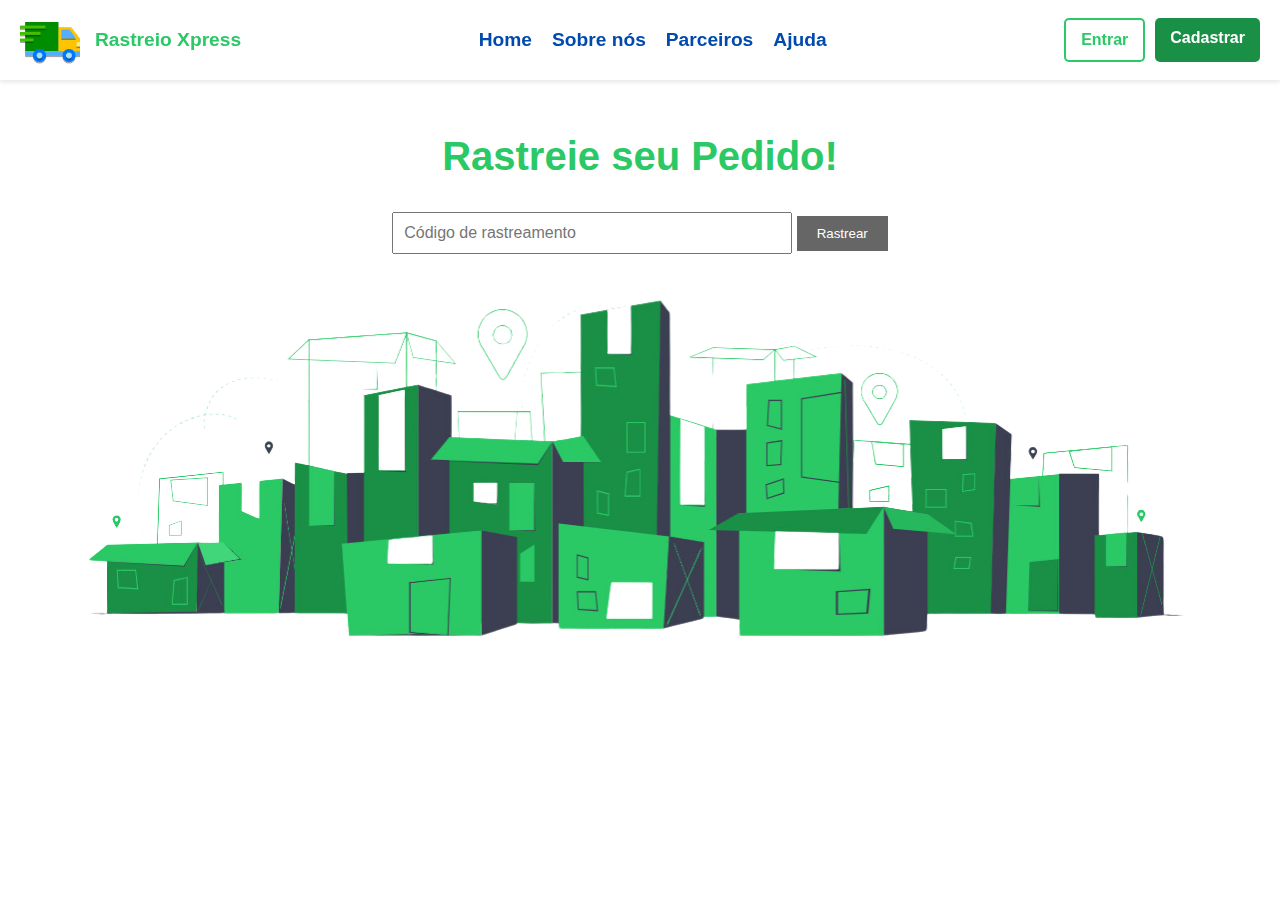
<file: index.html>
<!DOCTYPE html>
<html lang="pt-br">
<head>
    <meta charset="UTF-8">
    <meta name="viewport" content="width=device-width, initial-scale=1.0">
    <title>Rastreio Xpress - Home</title>
    <link rel="stylesheet" href="css/styles.css">
</head>
<body>
    <!-- Barra de Navegação -->
    <nav class="navbar">
        <div class="logo"> 
            <img src="images/caminhao.png" alt="Logo"> 
            <span>Rastreio Xpress</span>
        </div>
        <!-- Links de navegação -->
        <ul class="nav-links"> 
            <li><a href="index.html">Home</a></li>
            <li><a href="about.html">Sobre nós</a></li>
            <li><a href="partners.html">Parceiros</a></li>
            <li><a href="help.html">Ajuda</a></li>
        </ul>
        <div class="buttons"> 
            <a href="#entrar" class="button entrar">Entrar</a> 
            <a href="#cadastrar" class="button cadastrar">Cadastrar</a> 
        </div>
    </nav>
    <!-- Seção Home -->
    <section class="home-section">
        <h1>Rastreie seu Pedido!</h1>
        <div class="tracking">
            <input type="text" placeholder="Código de rastreamento">
            <button class="btn-track">Rastrear</button>
            <img src="images/boxes.svg" alt="Imagem Home" class="imagem-home">
        </div>
    </section>
    </main>
</body>
</html>
</file>
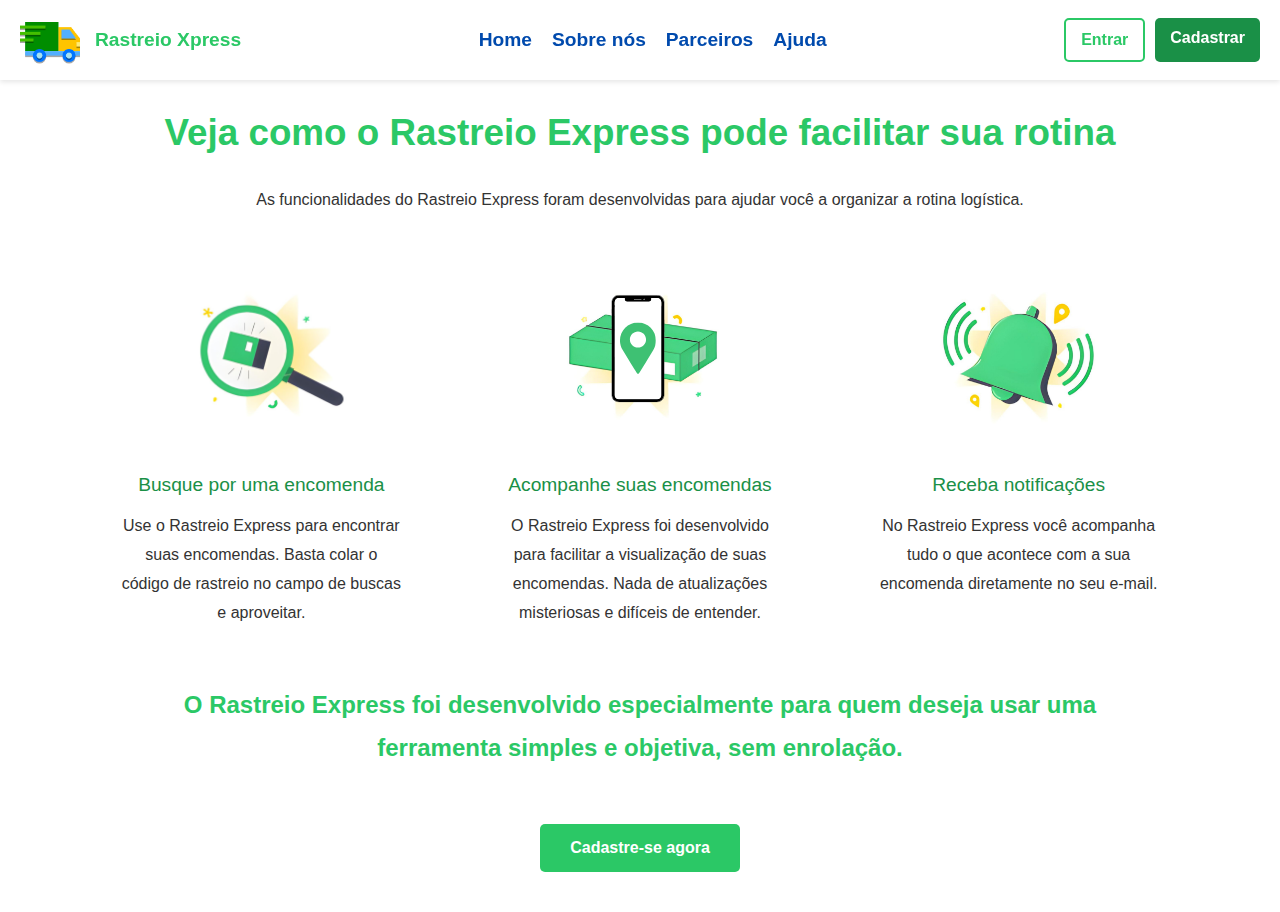
<file: about.html>
<!DOCTYPE html>
<html lang="pt-br">
<head>
    <meta charset="UTF-8">
    <meta name="viewport" content="width=device-width, initial-scale=1.0">
    <title>Sobre Nós - Rastreio Xpress</title>
    <link rel="stylesheet" href="css/styles.css">
</head>
<body>
    <!-- Barra de Navegação -->
    <nav class="navbar">
        <div class="logo"> 
            <img src="images/caminhao.png" alt="Logo"> 
            <span>Rastreio Xpress</span>
        </div>
        <!-- Links de navegação -->
        <ul class="nav-links"> 
            <li><a href="index.html">Home</a></li>
            <li><a href="about.html">Sobre nós</a></li>
            <li><a href="partners.html">Parceiros</a></li>
            <li><a href="help.html">Ajuda</a></li>
        </ul>
        <div class="buttons"> 
            <a href="#entrar" class="button entrar">Entrar</a> 
            <a href="#cadastrar" class="button cadastrar">Cadastrar</a> 
        </div>
    </nav>
    <!-- Seção About -->
    <section class="about-section">
        <h1 class="main-title">Veja como o Rastreio Express pode facilitar sua rotina</h1>
        <p class="subtitle">As funcionalidades do Rastreio Express foram desenvolvidas para ajudar você a organizar a rotina logística.</p>
        
        <!-- Cards de funcionalidades -->
        <div class="cards-container">
            <div class="card">
                <div class="card-image">
                    <img src="images/search.svg" alt="Pesquisa"> 
                </div> 
                <h2 class="card-title">Busque por uma encomenda</h2>
                <p class="card-text">Use o Rastreio Express para encontrar suas encomendas. Basta colar o código de rastreio no campo de buscas e aproveitar.</p>
            </div>
            <div class="card">
                <div class="card-image">
                    <img src="images/phone_loc.svg" alt="Localização_telefone"> 
                </div> 
                <h2 class="card-title">Acompanhe suas encomendas</h2>
                <p class="card-text">O Rastreio Express foi desenvolvido para facilitar a visualização de suas encomendas. Nada de atualizações misteriosas e difíceis de entender.</p>
            </div>
            <div class="card">
                <div class="card-image">
                    <img src="images/notification_bell.svg" alt="Notificações">
                </div>
                <h2 class="card-title">Receba notificações</h2>
                <p class="card-text">No Rastreio Express você acompanha tudo o que acontece com a sua encomenda diretamente no seu e-mail.</p>
            </div>
        </div>
        <h2 class="footer-title">O Rastreio Express foi desenvolvido especialmente para quem deseja usar uma ferramenta simples e objetiva, sem enrolação.</h2>
        <button class="register-button">Cadastre-se agora</button>
    </section>
</body>
</html>
</file>
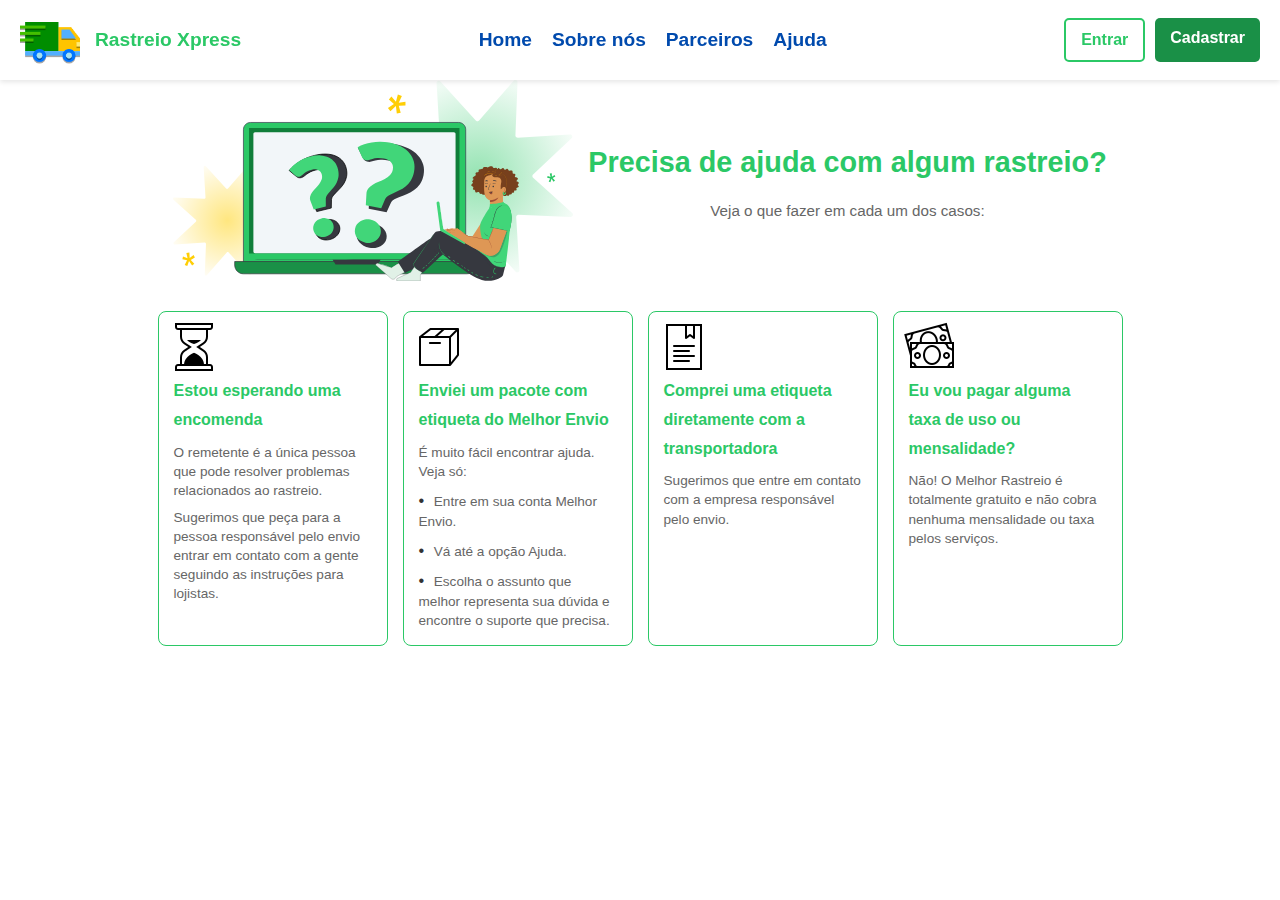
<file: help.html>
<!DOCTYPE html>
<html lang="pt-br">
<head>
    <meta charset="UTF-8">
    <meta name="viewport" content="width=device-width, initial-scale=1.0">
    <title>Ajuda - Rastreio Xpress</title>
    <link rel="stylesheet" href="css/styles.css">
</head>
<body>
    <!-- Barra de Navegação -->
    <nav class="navbar">
        <div class="logo"> 
            <img src="images/caminhao.png" alt="Logo">
            <span>Rastreio Xpress</span> 
        </div>
        <!-- Links de navegação -->
        <ul class="nav-links"> 
            <li><a href="index.html">Home</a></li>
            <li><a href="about.html">Sobre nós</a></li>
            <li><a href="partners.html">Parceiros</a></li>
            <li><a href="help.html">Ajuda</a></li>
        </ul>
        <div class="buttons"> 
            <a href="#entrar" class="button entrar">Entrar</a> 
            <a href="#cadastrar" class="button cadastrar">Cadastrar</a> 
        </div>
    </nav>
    <!-- Seção Help -->
    <div class="help-section">
        <div class="header">
            <img src="images/need_help.svg" alt="Ajuda">
            <div>
                <h1>Precisa de ajuda com algum rastreio?</h1>
                <p>Veja o que fazer em cada um dos casos:</p>
            </div>
        </div>
        <!-- Container para cartões de ajuda -->
        <div class="cards-container">
            <div class="help-card">
                <div class="help-card-icon">
                    <img src="images/ampulheta.png" alt="Ampulheta">
                </div> 
                <h2>Estou esperando uma encomenda</h2>
                <p>O remetente é a única pessoa que pode resolver problemas relacionados ao rastreio.</p>
                <p>Sugerimos que peça para a pessoa responsável pelo envio entrar em contato com a gente seguindo as instruções para lojistas.</p>
            </div>
            <div class="help-card">
                <div class="help-card-icon">
                    <img src="images/caixa.png" alt="Caixa">
                </div> 
                <h2>Enviei um pacote com etiqueta do Melhor Envio</h2>
                <p>É muito fácil encontrar ajuda. Veja só:</p>
                <p class="bullet-paragraph">Entre em sua conta Melhor Envio.</p>
                <p class="bullet-paragraph">Vá até a opção Ajuda.</p>
                <p class="bullet-paragraph">Escolha o assunto que melhor representa sua dúvida e encontre o suporte que precisa.</p>
            </div>
            <div class="help-card">
                <div class="help-card-icon">
                    <img src="images/documento.png" alt="Etiqueta">
                </div>
                <h2>Comprei uma etiqueta diretamente com a transportadora</h2>
                <p>Sugerimos que entre em contato com a empresa responsável pelo envio.</p>
            </div>
            <div class="help-card">
                <div class="help-card-icon">
                    <img src="images/dinheiro.png" alt="Dinheiro">
                </div> 
                <h2>Eu vou pagar alguma taxa de uso ou mensalidade?</h2>
                <p>Não! O Melhor Rastreio é totalmente gratuito e não cobra nenhuma mensalidade ou taxa pelos serviços.</p>
            </div>
        </div>
    </section>
</body>
</html>
</file>
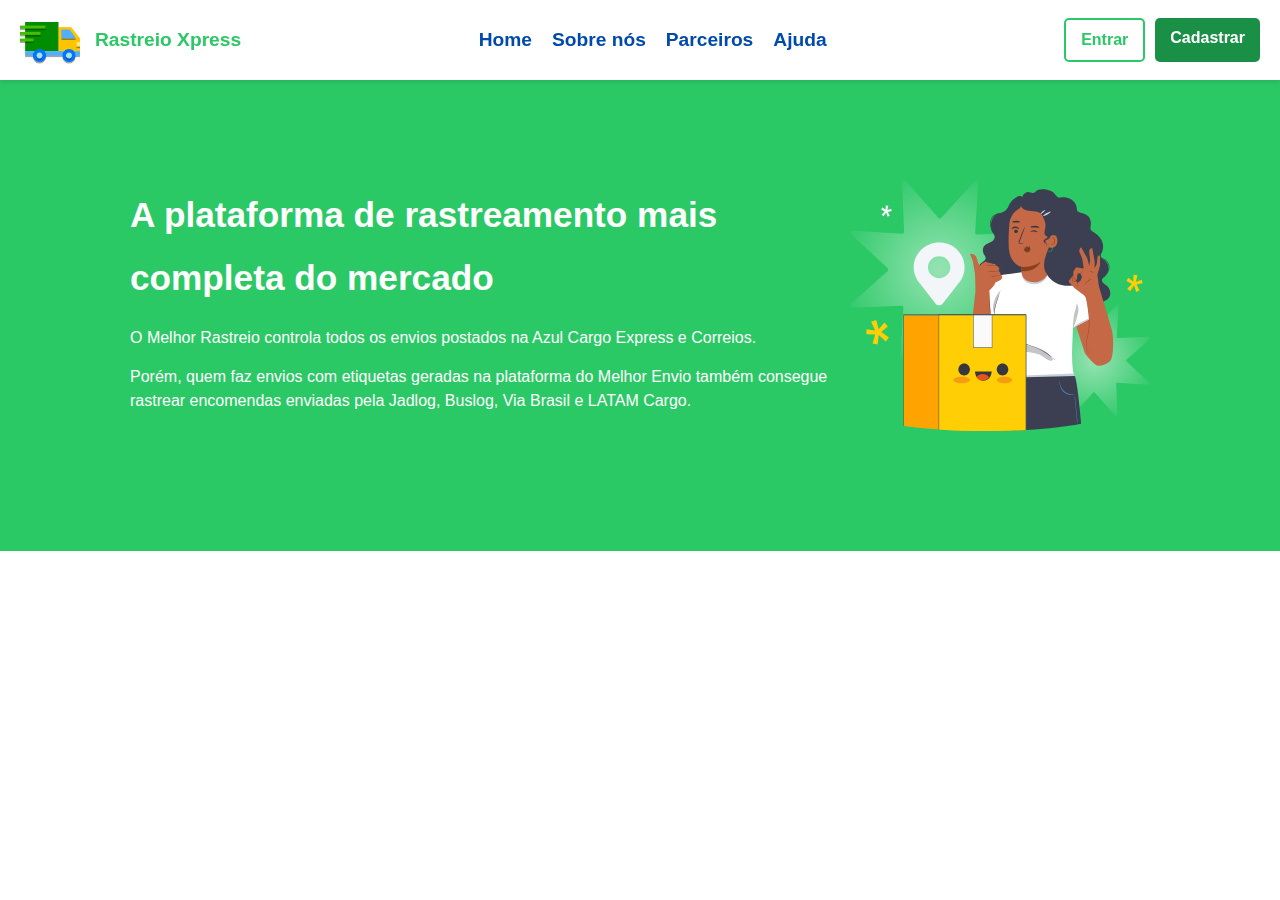
<file: partners.html>
<!DOCTYPE html>
<html lang="pt-br">
<head>
    <meta charset="UTF-8">
    <meta name="viewport" content="width=device-width, initial-scale=1.0">
    <title>Parceiros - Rastreio Xpress</title>
    <link rel="stylesheet" href="css/styles.css">
</head>
<body>
    <!-- Barra de Navegação -->
    <nav class="navbar">
        <div class="logo"> 
            <img src="images/caminhao.png" alt="Logo"> 
            <span>Rastreio Xpress</span> 
        </div>
        <ul class="nav-links"> 
            <li><a href="index.html">Home</a></li>
            <li><a href="about.html">Sobre nós</a></li>
            <li><a href="partners.html">Parceiros</a></li>
            <li><a href="help.html">Ajuda</a></li>
        </ul>
        <div class="buttons"> 
            <a href="#entrar" class="button entrar">Entrar</a> 
            <a href="#cadastrar" class="button cadastrar">Cadastrar</a>
        </div>
    </nav>
    <!-- Seção Partners -->
    <section class="partners-section">
        <div class="partners-content">
            <div class="partners-text">
                <h1>A plataforma de rastreamento mais completa do mercado</h1>
                <p>O Melhor Rastreio controla todos os envios postados na Azul Cargo Express e Correios.</p>
                <p>Porém, quem faz envios com etiquetas geradas na plataforma do Melhor Envio também consegue rastrear encomendas enviadas pela Jadlog, Buslog, Via Brasil e LATAM Cargo.</p>
            </div>
        </div>
        <img src="images/image_green_background.svg" alt="Parceiros">
    </section>
</body>
</html>
</file>
<file: css/styles.css>
/* styles.css */
* {     
    margin: 0;
    padding: 0;
    box-sizing: border-box;
}

/* Cores da palheta */
:root {
    --primary-color: #1A9047;
    --secondary-color: #2BC866;
    --accent-color: #004AAD;
    --neutral_color: #fff;
    --black_neutral_color: #333333;
    --gray_neutral_color: #666666;
}

/* Estiliza o corpo da página */
body {
    font-family: 'Helvetica Neue', Helvetica, sans-serif;
    margin: 0;
    padding: 0;
    background-color: var(--neutral_color);
    line-height: 1.8;
}

/* Estilo da barra de navegação */
.navbar {
    display: flex;
    justify-content: space-between;
    align-items: center;
    padding: 10px 20px;
    background-color: var(--neutral_color);
    position: fixed;
    width: 100%;
    top: 0;
    box-shadow: 0 2px 5px rgba(0, 0, 0, 0.1);
    z-index: 1000;
}

/* Estilo do logo */
.logo {
    color: var(--secondary-color);
    font-weight: bold;
    display: flex;
    align-items: center;
    font-size: 1.2rem;
}

.logo img {
    width: 60px;
    height: auto;
    margin-right: 15px;
}

/* Estilo para os links de navegação */
.nav-links {
    list-style-type: none;
    display: flex;
    gap: 20px;
}

.nav-links a {
    text-decoration: none;
    color:var(--accent-color);
    font-weight: bold;
    transition: color 0.3s;
    font-size: 1.20rem
}

/* Efeito hover nos links */
.nav-links a:hover {
    color: var(--secondary-color);
}

/* Estilo dos botões */
.buttons {
    display: flex;
    gap: 10px;
}

.button {
    padding: 10px 15px;
    border-radius: 5px;
    font-weight: bold;
    cursor: pointer;
    text-decoration: none;
}

/* Estilo do botão "Entrar" */
.entrar {
    background-color: var(--neutral_color);
    color: var(--secondary-color);
    border: 2px solid var(--secondary-color);
    transition: background-color 0.3s, color 0.3s;
    padding: 6px 15px;
}

/* Efeito hover no botão "Entrar" */
.entrar:hover {
    background-color: var(--secondary-color);
    color: var(--neutral_color);
}

/* Estilo do botão "Cadastrar" */
.cadastrar {
    background-color:var(--primary-color);
    color: var(--neutral_color);
    border: none;
    transition: background-color 0.3s, color 0.3s;
    padding: 6px 15px;
}

/* Efeito hover no botão "Cadastrar" */
.cadastrar:hover {
    background-color: var(--accent-color);
    color: var(--neutral_color);
}

/* Seção Home */
.home-section {
    margin-top: 100px;
    text-align: center;
}

.home-section h1 {
    font-size: 2.5em;
    color: var(--secondary-color);
}

.tracking {
    margin-top: 20px;
}

.tracking input {
    padding: 10px;
    font-size: 1em;
    width: 60%;
    max-width: 400px;
}

.btn-track {
    background-color: var(--gray_neutral_color);
    color: var(--neutral_color);
    padding: 10px 20px;
    border: none;
    cursor: pointer;
}

/* Seção About */
/* Títulos principais */
.about-section .main-title {
    font-size: 2.3em;
    color: var(--secondary-color);
    text-align: center;
    margin-top: 20px;
    font-weight: bold;
}

/* Subtítulos */
.about-section .subtitle {
    color: var(--black_neutral_color);
    font-size: 1rem;
    text-align: center;
    margin: 20px 20px 40px;
}

section {
    padding: 20px;
    margin-top: 60px;
}

/* Estilo dos cards */
.cards-container{
    display: flex;
    justify-content: space-around;
    flex-wrap: wrap;
    gap: 20px;
    max-width: 90%;
    margin: 0 auto;
}

.card{
    background-color: var(--neutral_color);
    border-radius: 8px;
    width: 28%;
    padding: 15px;
    text-align: center;
    position: relative;
}

/* Espaço para ícones dentro dos cards */
.card-icon {
    position: absolute;
    top: 10px;
    left: 10px;
}

/* Títulos dentro dos cards */
.card h2 {
    color: var(--primary-color);
    font-size: 1.2rem;
    font-weight: 400;
    margin-bottom: 10px;    
}

.card p {
    color: var(--black_neutral_color);
    font-size: 1rem;
}

.about-section .footer-title {
    color: var(--secondary-color);
    text-align: center;
    margin: 40px auto; 
    padding-bottom: 15px;
    max-width: 80%; 
    font-size: 1.5rem; 
    font-weight: bold;
}

.about-section .card {
    border: none;
}

/* Botão de ação */
.register-button {
    display: block;
    background-color: var(--secondary-color);
    color: var(--neutral_color);
    font-weight: bold;
    padding: 15px 30px;
    text-align: center;
    border: none;
    border-radius: 5px;
    cursor: pointer;
    margin: 20px auto;
    transition: background-color 0.3s ease;
    font-size: 1rem;
}

.register-button:hover {
    background-color: var(--primary-color);
}

/* Seção Partners */
.partners-section {
    background-color: var(--secondary-color); 
    padding: 120px 20px; 
    display: flex;
    align-items: center;
    justify-content: center;
}

.partners-section .partners-text {
    max-width: 700px;
    color: var(--neutral_color); 
    margin-right: 20px; 
}

.partners-section h1 {
    font-size: 2.2rem; 
    font-weight: bold;
    margin-bottom: 16px; 
}

.partners-section p {
    font-size: 1rem;
    line-height: 1.5;
    margin-bottom: 15px;
}

.partners-section img {
    max-width: 300px; 
    height: auto;
}

/* Seção Help */
.help-section {
    padding: 80px 40px;
    text-align: center;
}

.help-section .header {
    display: flex;
    align-items: center;
    justify-content: center;
    margin-bottom: 30px;
}

.help-section .header img {
    max-width: 400px;
    height: auto;
    margin-right: 15px; 
}

.help-section h1 {
    font-size: 1.8rem;
    color: var(--secondary-color); 
    font-weight: bold;
}

.help-section p {
    color: var(--gray_neutral_color);
    margin-top: 8px;
    font-size: 0.95rem;
}

.help-section .cards-container {
    display: flex;
    gap: 15px;
    justify-content: center;
    flex-wrap: wrap; 
}

.help-card-icon {
    position: absolute;
    top: 10px;
    left: 10px;
    width: 10px; 
    height: 10px;
    color: var(--secondary-color); 
    fill: var(--secondary-color); 
}

.help-section .help-card {
    border: 1px solid var(--secondary-color);
    border-radius: 8px;
    padding: 15px;
    max-width: 230px;
    text-align: left;
    position: relative;
    width: 28%;
}

.help-section .help-card h2 {
    color: var(--secondary-color);
    font-size: 1.0rem;
    margin-top: 50px;
    margin-bottom: 8px;
   
}

.help-section .help-card p {
    color: var(--gray_neutral_color);
    font-size: 0.85rem;
    line-height: 1.4;
}

.bullet-paragraph::before {
    content: "• "; /* Símbolo de bullet */
    color: var(--black_neutral_color); /* Cor do bullet */
    font-size: 1.2em; /* Ajusta o tamanho do bullet, se necessário */
    margin-right: 5px; 
}
</file>
